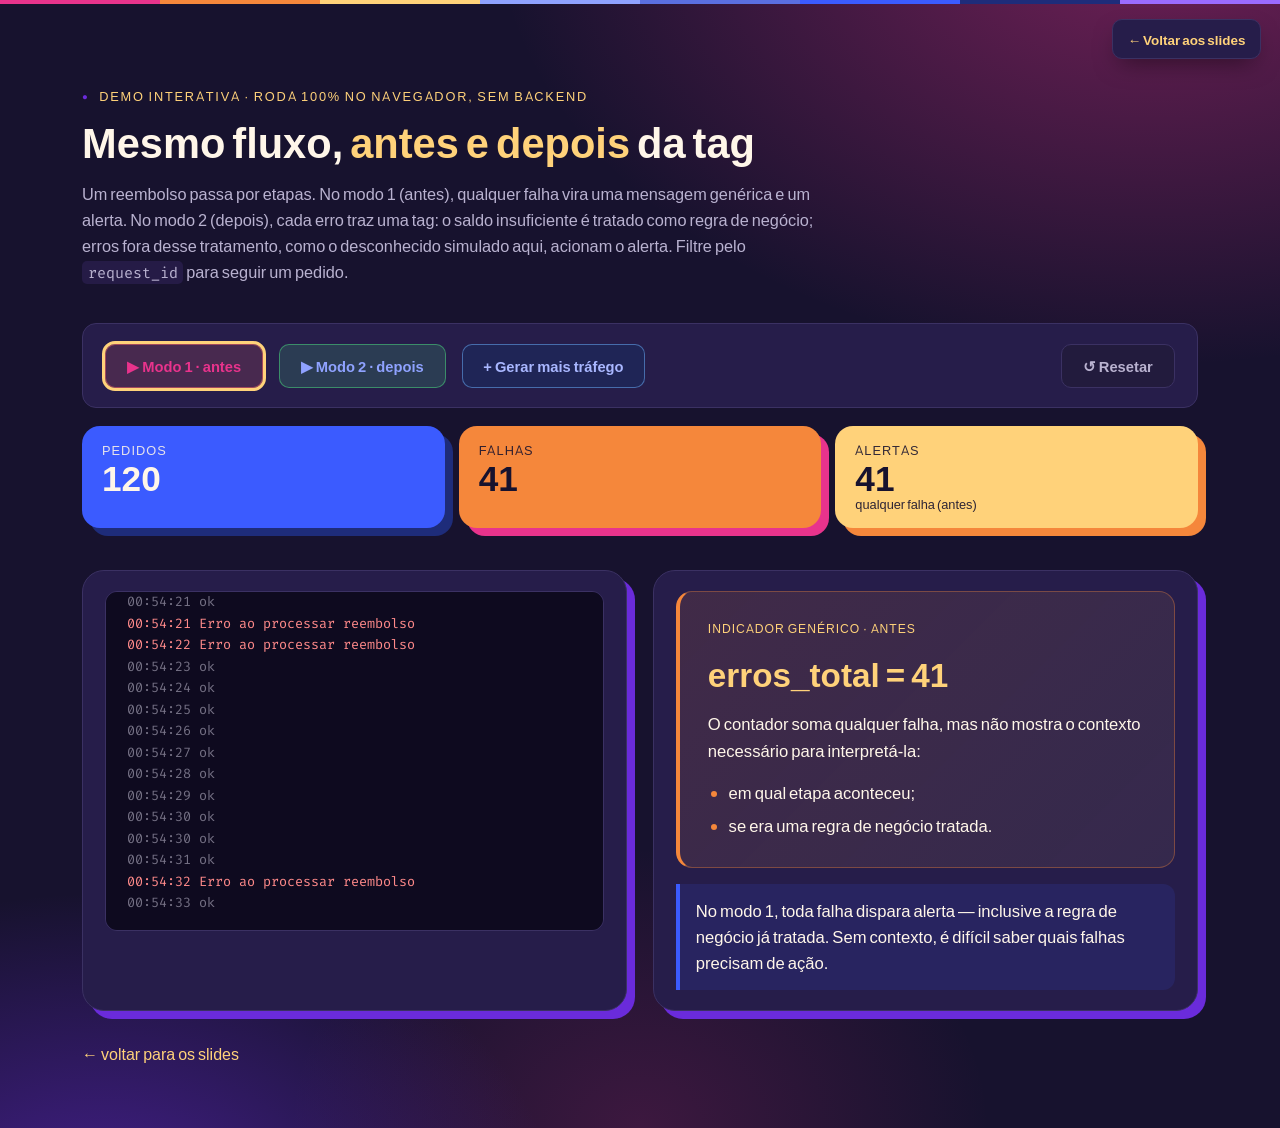
<file: demo.html>
<!doctype html>
<html lang="pt-BR">
  <head>
    <meta charset="UTF-8" />
    <meta name="viewport" content="width=device-width, initial-scale=1.0" />
    <title>Demo: logs e métricas · Código que fala · DevFest SP 2026</title>
    <link rel="preconnect" href="https://fonts.googleapis.com" />
    <link rel="preconnect" href="https://fonts.gstatic.com" crossorigin />
    <link
      href="https://fonts.googleapis.com/css2?family=Fira+Code:wght@400;500;600&family=Plus+Jakarta+Sans:wght@400;500;600;700;800&display=swap"
      rel="stylesheet"
    />

    <!--=============== FAVICON ===============-->
    <link rel="shortcut icon" href="img/favicon.png" type="image/x-icon" />
    <style>
      /* Fontes incorporadas (funcionam offline): Plus Jakarta Sans e Fira Code. */
      @font-face {
        font-family: 'Fira Code';
        font-style: normal;
        font-weight: 400 600;
        font-display: swap;
        src: url([data-uri])
          format('woff2');
      }
      @font-face {
        font-family: 'Plus Jakarta Sans';
        font-style: normal;
        font-weight: 400 800;
        font-display: swap;
        src: url([data-uri])
          format('woff2');
      }
      /* Fontes locais incorporadas: a demo funciona sem fontes instaladas ou rede. */

      :root {
        --bg: #17122e;
        --bg-raised: #221b3d;
        --bg-card: #261d4a;
        --violet: #6a2bdb;
        --violet-mid: #6a2bdb;
        --violet-deep: #2a1363;
        --violet-light: #e3d6ff;
        --lime: #ffd27a;
        --text: #fff6e9;
        --muted: #b9b2d0;
        --line: #3b3163;
        --red: #e8338c;
        --amber: #ffd27a;
        --green: #8fa2ff;
        --display: 'Plus Jakarta Sans', sans-serif;
        --body: 'Plus Jakarta Sans', sans-serif;
        --mono: 'Plus Jakarta Sans', sans-serif;
        --code: 'Fira Code', monospace;

        --tdc-red: #e8338c;
        --tdc-orange: #f5873b;
        --tdc-yellow: #ffd27a;
        --tdc-green: #8fa2ff;
        --tdc-darkgreen: #5a6fe0;
        --tdc-blue: #3b5bff;
        --tdc-blue-light: #a9b7ff;
        --tdc-darkblue: #1e2c7a;
        --tdc-violet: #9b6bff;
      }
      * {
        box-sizing: border-box;
        margin: 0;
        padding: 0;
      }
      body {
        background:
          radial-gradient(
            1100px 760px at 90% -8%,
            rgba(232, 51, 140, 0.45),
            transparent 60%
          ),
          radial-gradient(
            700px 500px at 8% 108%,
            rgba(106, 43, 219, 0.55),
            transparent 65%
          ),
          radial-gradient(
            500px 400px at 50% 100%,
            rgba(232, 51, 140, 0.18),
            transparent 70%
          ),
          var(--bg);
        color: var(--text);
        font-family: var(--body);
        -webkit-font-smoothing: antialiased;
        min-height: 100vh;
      }
      .tdc-stripe {
        position: fixed;
        top: 0;
        left: 0;
        right: 0;
        height: 4px;
        display: flex;
        z-index: 60;
      }
      .back-to-slides {
        position: fixed;
        top: 1.2rem;
        right: 1.2rem;
        z-index: 70;
        display: inline-flex;
        align-items: center;
        padding: 0.65rem 0.9rem;
        border-radius: 10px;
        background: var(--bg-card);
        border: 1px solid var(--line);
        color: var(--lime);
        font-family: var(--display);
        font-weight: 600;
        font-size: 0.84rem;
        text-decoration: none;
        box-shadow: 0 10px 24px -8px rgba(0, 0, 0, 0.5);
      }
      .back-to-slides:hover {
        border-color: var(--lime);
      }
      .tdc-stripe span {
        flex: 1;
      }
      .tdc-stripe span:nth-child(1) {
        background: var(--tdc-red);
      }
      .tdc-stripe span:nth-child(2) {
        background: var(--tdc-orange);
      }
      .tdc-stripe span:nth-child(3) {
        background: var(--tdc-yellow);
      }
      .tdc-stripe span:nth-child(4) {
        background: var(--tdc-green);
      }
      .tdc-stripe span:nth-child(5) {
        background: var(--tdc-darkgreen);
      }
      .tdc-stripe span:nth-child(6) {
        background: var(--tdc-blue);
      }
      .tdc-stripe span:nth-child(7) {
        background: var(--tdc-darkblue);
      }
      .tdc-stripe span:nth-child(8) {
        background: var(--tdc-violet);
      }

      .wrap {
        max-width: 1180px;
        margin: 0 auto;
        padding: 5.5rem 2rem 4rem;
        overflow-x: hidden;
      }

      header.top {
        margin-bottom: 2.4rem;
      }
      .eyebrow {
        font-family: var(--mono);
        font-size: 0.8rem;
        letter-spacing: 0.14em;
        text-transform: uppercase;
        color: var(--lime);
        margin-bottom: 0.9rem;
        display: flex;
        align-items: center;
        gap: 0.6rem;
      }
      .eyebrow::before {
        content: '●';
        font-size: 0.6rem;
        color: var(--violet);
      }
      h1 {
        font-family: var(--display);
        font-weight: 700;
        font-size: clamp(1.8rem, 3.4vw, 2.6rem);
        line-height: 1.15;
      }
      .sub {
        color: var(--muted);
        font-size: 1.02rem;
        margin-top: 0.9rem;
        max-width: 76ch;
        line-height: 1.6;
      }
      code {
        font-family: var(--code);
        background: rgba(139, 92, 246, 0.12);
        padding: 0.1rem 0.35rem;
        border-radius: 5px;
        font-size: 0.92em;
      }

      .controls {
        display: flex;
        flex-wrap: wrap;
        align-items: center;
        gap: 1rem;
        margin-top: 1.8rem;
        background: var(--bg-card);
        border: 1px solid var(--line);
        border-radius: 14px;
        padding: 1.2rem 1.4rem;
      }
      button {
        font-family: var(--display);
        font-weight: 600;
        font-size: 0.92rem;
        border: none;
        border-radius: 10px;
        padding: 0.75rem 1.3rem;
        cursor: pointer;
        transition:
          transform 0.15s ease,
          opacity 0.15s ease;
        display: inline-flex;
        align-items: center;
        gap: 0.5rem;
      }
      button:active {
        transform: scale(0.97);
      }
      button:disabled {
        opacity: 0.4;
        cursor: not-allowed;
      }
      .btn-bug {
        background: rgba(255, 107, 107, 0.16);
        color: var(--red);
        border: 1px solid rgba(255, 107, 107, 0.5);
      }
      .btn-fix {
        background: rgba(74, 222, 128, 0.16);
        color: var(--green);
        border: 1px solid rgba(74, 222, 128, 0.5);
      }
      .btn-fix-content {
        background: rgba(0, 78, 145, 0.18);
        color: var(--tdc-blue-light);
        border: 1px solid rgba(111, 179, 255, 0.5);
      }
      .btn-reset {
        background: var(--bg-raised);
        color: var(--muted);
        border: 1px solid var(--line);
        margin-left: auto;
      }

      .banner {
        margin-top: 1.4rem;
        padding: 0.9rem 1.2rem;
        border-radius: 12px;
        font-family: var(--mono);
        font-size: 0.9rem;
        border: 1px solid var(--line);
        background: var(--bg-raised);
        color: var(--muted);
        display: flex;
        align-items: center;
        gap: 0.6rem;
        min-height: 1.4rem;
      }
      .banner.bug {
        border-color: rgba(255, 107, 107, 0.5);
        background: rgba(255, 107, 107, 0.08);
        color: var(--red);
      }
      .banner.fix {
        border-color: rgba(74, 222, 128, 0.5);
        background: rgba(74, 222, 128, 0.08);
        color: var(--green);
      }

      section {
        margin-top: 2.6rem;
      }
      h2 {
        font-family: var(--display);
        font-weight: 600;
        font-size: 1.3rem;
        margin-bottom: 0;
      }

      .zip-diagram {
        display: flex;
        flex-wrap: wrap;
        gap: 0.9rem;
        align-items: stretch;
        justify-content: center;
        width: calc(4 * 150px + 3 * 0.9rem);
        flex-shrink: 0;
      }
      .src-box {
        width: 150px;
        background: var(--bg-card);
        border: 1px solid var(--line);
        border-radius: 12px;
        padding: 0.9rem 0.8rem;
        text-align: center;
        transition:
          border-color 0.3s,
          background 0.3s,
          opacity 0.3s;
        position: relative;
      }
      .src-box .name {
        font-family: var(--display);
        font-size: 0.82rem;
        font-weight: 600;
        margin-bottom: 0.6rem;
      }
      .src-box .status {
        font-family: var(--mono);
        font-size: 0.72rem;
        color: var(--muted);
        display: flex;
        align-items: center;
        justify-content: center;
        gap: 0.35rem;
      }
      .src-box .dot {
        width: 8px;
        height: 8px;
        border-radius: 50%;
        background: var(--line);
        transition: background 0.25s;
      }
      .src-box[data-state='loading'] .dot {
        background: var(--violet);
        animation: pulse 1s infinite;
      }
      .src-box[data-state='loading'] {
        border-color: rgba(139, 92, 246, 0.6);
        box-shadow: 0 0 0 1px rgba(139, 92, 246, 0.14);
        animation: source-loading 1.15s ease-in-out infinite;
      }
      .src-box[data-state='loading'] .status {
        color: var(--violet-light);
      }
      .src-box[data-state='done'] .dot {
        background: var(--green);
      }
      .src-box[data-state='fallback'] .dot {
        background: var(--amber);
      }
      .src-box[data-state='cancelled'] {
        border-color: rgba(255, 107, 107, 0.6);
        background: rgba(255, 107, 107, 0.08);
        opacity: 0.55;
      }
      .src-box[data-state='cancelled'] .dot {
        background: var(--red);
      }
      .src-box[data-state='done'] {
        border-color: rgba(74, 222, 128, 0.45);
      }
      .src-box[data-state='fallback'] {
        border-color: rgba(245, 201, 123, 0.5);
      }
      .src-box.rights {
        border-top: 3px solid var(--tdc-blue);
      }
      @keyframes pulse {
        0%,
        100% {
          opacity: 1;
        }
        50% {
          opacity: 0.35;
        }
      }
      @keyframes source-loading {
        0%,
        100% {
          transform: translateY(0);
          opacity: 0.72;
        }
        50% {
          transform: translateY(-3px);
          opacity: 1;
        }
      }

      .zip-node {
        width: 170px;
        display: flex;
        flex-direction: column;
        align-items: center;
        justify-content: center;
        background: linear-gradient(155deg, #e8338c, var(--violet-deep));
        border-radius: 14px;
        font-family: var(--mono);
        font-size: 0.85rem;
        color: #fff;
        padding: 1rem;
        text-align: center;
        box-shadow: 0 20px 40px -18px rgba(232, 51, 140, 0.6);
      }
      .zip-flow {
        display: flex;
        align-items: center;
        gap: 1.2rem;
        flex-wrap: wrap;
        justify-content: center;
      }
      .zip-arrow {
        font-size: 1.6rem;
        color: var(--violet);
        flex-shrink: 0;
      }
      .simulation-note {
        margin-top: 0.65rem;
        color: var(--muted);
        font-size: 0.84rem;
        line-height: 1.5;
        max-width: 75ch;
      }

      @media (max-width: 730px) {
        .zip-flow {
          flex-direction: column;
        }
        .zip-arrow {
          transform: rotate(90deg);
        }
      }

      .grid-2 {
        display: grid;
        grid-template-columns: minmax(0, 1fr) minmax(0, 1fr);
        gap: 1.6rem;
      }
      @media (max-width: 860px) {
        .grid-2 {
          grid-template-columns: minmax(0, 1fr);
        }
      }

      pre {
        background: #0e0a1f;
        border: 1px solid var(--line);
        border-radius: 12px;
        padding: 1.1rem 1.3rem;
        font-family: var(--code);
        font-size: 0.84rem;
        line-height: 1.6;
        overflow: auto;
        color: #f1edff;
        max-height: 340px;
      }
      .tok {
        color: var(--lime);
      }
      .str {
        color: var(--amber);
      }
      .com {
        color: #5f5c74;
        font-style: italic;
      }
      .kw {
        color: var(--violet);
      }

      .section-header {
        display: flex;
        align-items: center;
        gap: 1rem;
        margin-bottom: 1.1rem;
        flex-wrap: wrap;
        min-height: 32px;
      }
      .json-panel {
        display: flex;
        flex-direction: column;
      }
      .json-panel pre {
        white-space: pre-wrap;
        word-break: break-word;
        overflow-x: hidden;
      }
      .tag {
        font-family: var(--mono);
        font-size: 0.72rem;
        font-weight: 700;
        padding: 0.3rem 0.7rem;
        border-radius: 20px;
        letter-spacing: 0.05em;
        display: none;
        text-transform: uppercase;
      }
      .tag.show {
        display: inline-flex;
        align-items: center;
      }
      .tag.bug {
        background: rgba(255, 107, 107, 0.15);
        color: var(--red);
        border: 1px solid rgba(255, 107, 107, 0.4);
      }
      .tag.fix {
        background: rgba(74, 222, 128, 0.15);
        color: var(--green);
        border: 1px solid rgba(74, 222, 128, 0.4);
      }

      .code-cols {
        display: grid;
        grid-template-columns: minmax(0, 1fr) minmax(0, 1fr);
        gap: 1.4rem;
      }
      @media (max-width: 860px) {
        .code-cols {
          grid-template-columns: minmax(0, 1fr);
        }
      }
      .code-card {
        border-radius: 14px;
        border: 1px solid var(--line);
        background: var(--bg-card);
        padding: 1.1rem 1.2rem;
        transition:
          border-color 0.3s,
          box-shadow 0.3s;
        min-width: 0;
      }
      .code-card pre {
        white-space: pre-wrap;
        word-break: break-word;
        overflow-x: hidden;
      }
      .code-card h3 {
        font-family: var(--display);
        font-size: 0.95rem;
        margin-bottom: 0.7rem;
        display: flex;
        align-items: center;
        gap: 0.5rem;
      }
      .code-card.active-bug {
        border-color: rgba(255, 107, 107, 0.6);
        box-shadow: 0 0 0 1px rgba(255, 107, 107, 0.15);
      }
      .code-card.active-fix {
        border-color: rgba(74, 222, 128, 0.6);
        box-shadow: 0 0 0 1px rgba(74, 222, 128, 0.15);
      }

      .phone-stage {
        display: flex;
        justify-content: center;
      }
      .phone {
        width: 280px;
        background: #0b0b10;
        border: 1px solid var(--line);
        border-radius: 32px;
        padding: 10px;
        box-shadow: 0 30px 60px -20px rgba(0, 0, 0, 0.6);
      }
      .phone .screen {
        background: #f4f5f8;
        border-radius: 24px;
        min-height: 420px;
        position: relative;
        overflow: hidden;
        color: #1a1a2e;
      }
      .mp-statusbar {
        display: flex;
        justify-content: space-between;
        padding: 0.5rem 0.9rem 0.1rem;
        font-size: 0.62rem;
        font-weight: 700;
        color: #1a1a2e;
      }
      .mp-header {
        padding: 1rem 1rem 1.2rem;
        display: flex;
        align-items: center;
        gap: 0.7rem;
        color: #fff;
        background: linear-gradient(135deg, var(--tdc-green), #027a3a);
      }
      .mp-check {
        width: 32px;
        height: 32px;
        border-radius: 50%;
        background: rgba(255, 255, 255, 0.22);
        display: flex;
        align-items: center;
        justify-content: center;
        font-size: 1rem;
        flex-shrink: 0;
      }
      .mp-header strong {
        display: block;
        font-size: 0.85rem;
        font-family: var(--display);
      }
      .mp-header span {
        font-size: 0.66rem;
        opacity: 0.85;
      }
      .mp-body {
        padding: 0.85rem;
        display: flex;
        flex-direction: column;
        gap: 0.55rem;
      }
      .mp-card {
        background: #fff;
        border-radius: 12px;
        padding: 0.75rem 0.85rem;
        box-shadow: 0 1px 4px rgba(20, 20, 40, 0.08);
        opacity: 0;
        transform: translateY(6px);
        transition:
          opacity 0.5s ease,
          transform 0.5s ease;
        display: flex;
        gap: 0.65rem;
        align-items: flex-start;
      }
      .mp-card.show {
        opacity: 1;
        transform: translateY(0);
      }
      .mp-card .ic {
        font-size: 1.05rem;
        flex-shrink: 0;
        margin-top: 0.05rem;
      }
      .mp-card h4 {
        font-size: 0.76rem;
        margin-bottom: 0.15rem;
        color: #1a1a2e;
        font-family: var(--display);
      }
      .mp-card p {
        font-size: 0.66rem;
        color: #6b6b7d;
        line-height: 1.4;
      }
      .mp-card.notice {
        background: #ebf3ff;
        border: 1px solid #c7dcfb;
      }
      .mp-card.notice h4 {
        color: var(--tdc-blue);
      }
      .mp-cta {
        margin-top: 0.15rem;
        background: var(--tdc-orange);
        color: #fff;
        text-align: center;
        font-size: 0.72rem;
        font-family: var(--display);
        font-weight: 600;
        padding: 0.55rem;
        border-radius: 9px;
        opacity: 0;
        transition: opacity 0.35s ease;
      }
      .mp-cta.show {
        opacity: 1;
      }
      .screen-empty {
        display: flex;
        align-items: center;
        justify-content: center;
        flex-direction: column;
        gap: 0.6rem;
        color: #6b6b7d;
        font-family: var(--mono);
        font-size: 0.7rem;
        text-align: center;
        padding: 2.4rem 1.4rem;
      }
      .spinner {
        width: 26px;
        height: 26px;
        border-radius: 50%;
        border: 3px solid #dadce3;
        border-top-color: var(--red);
        animation: spin 1s linear infinite;
      }
      @keyframes spin {
        to {
          transform: rotate(360deg);
        }
      }

      @media (prefers-reduced-motion: reduce) {
        .src-box[data-state='loading'],
        .src-box[data-state='loading'] .dot,
        .spinner {
          animation: none;
        }
        .mp-card,
        .mp-cta {
          transition: none;
        }
      }

      footer {
        margin-top: 3rem;
        color: var(--muted);
        font-family: var(--mono);
        font-size: 0.78rem;
        text-align: center;
      }
      .foot {
        margin-top: 2rem;
      }
      a.back {
        color: var(--violet-light);
        text-decoration: none;
      }
      a.back:hover {
        text-decoration: underline;
      }

      @media (max-width: 700px) {
        .wrap {
          padding: 3.4rem 1.2rem 3rem;
        }
        .back-to-slides {
          top: 0.7rem;
          right: 0.7rem;
          padding: 0.45rem 0.6rem;
          font-size: 0.7rem;
          max-width: calc(100vw - 1.4rem);
          white-space: nowrap;
        }
        h1 {
          font-size: clamp(1.4rem, 7vw, 2rem);
        }
        .sub {
          font-size: 0.92rem;
        }
        .controls {
          padding: 1rem;
          gap: 0.7rem;
        }
        button {
          font-size: 0.8rem;
          padding: 0.65rem 1rem;
          flex: 1 1 auto;
          justify-content: center;
        }
        .btn-reset {
          margin-left: 0;
          flex: 1 1 100%;
        }
        .zip-flow {
          gap: 0.8rem;
        }
        .src-box {
          width: 118px;
          padding: 0.7rem 0.6rem;
        }
        .zip-diagram {
          width: calc(3 * 118px + 2 * 0.8rem);
        }
        .zip-node {
          width: 118px;
          font-size: 0.75rem;
          padding: 0.8rem;
        }
        .zip-arrow {
          font-size: 1.3rem;
        }
        section {
          margin-top: 2rem;
        }
        pre {
          font-size: 0.76rem;
          padding: 0.9rem 1rem;
        }
        .phone {
          width: min(240px, 74vw);
        }
        .phone .screen {
          min-height: 360px;
        }
      }

      @media (max-width: 420px) {
        .src-box {
          width: 100%;
        }
        .zip-diagram {
          width: 100%;
        }
      }

      /* DevFest 2026 · identidade visual aplicada ao modelo da demo */
      .kpi-row {
        display: grid;
        grid-template-columns: repeat(3, minmax(0, 1fr));
        gap: 14px;
        margin: 18px 0;
      }
      .kpi {
        min-width: 0;
        background: var(--kpi-bg);
        color: var(--kpi-ink);
        border-radius: 18px;
        padding: 16px 20px;
        box-shadow: 8px 8px 0 var(--kpi-shadow);
      }
      .kpi:nth-child(1) {
        --kpi-bg: var(--tdc-blue);
        --kpi-ink: var(--text);
        --kpi-shadow: var(--tdc-darkblue);
      }
      .kpi:nth-child(2) {
        --kpi-bg: var(--tdc-orange);
        --kpi-ink: var(--bg);
        --kpi-shadow: var(--tdc-red);
      }
      .kpi:nth-child(3) {
        --kpi-bg: var(--tdc-yellow);
        --kpi-ink: var(--bg);
        --kpi-shadow: var(--tdc-orange);
      }
      .kpi span {
        display: block;
        font-size: 0.8rem;
        text-transform: uppercase;
        letter-spacing: 0.08em;
        opacity: 0.88;
      }
      .kpi b {
        font-family: var(--display);
        font-size: 2.2rem;
        color: inherit;
        line-height: 1.1;
      }
      .panel {
        background: var(--bg-card);
        border: 1px solid var(--line);
        border-radius: 22px;
        padding: 20px 22px;
        box-shadow: 8px 8px 0 var(--violet);
      }
      .metrics-panel {
        display: flex;
        flex-direction: column;
      }
      .metrics-panel #metrics {
        display: flex;
        flex: 1;
        flex-direction: column;
        justify-content: center;
      }
      .metrics-panel .note {
        margin: 16px 0 0;
        padding: 14px 16px;
        background: rgba(59, 91, 255, 0.12);
        border-left: 4px solid var(--tdc-blue);
        border-radius: 0 12px 12px 0;
        font-size: clamp(1rem, 1.3vw, 1.125rem);
        line-height: 1.55;
      }
      .metric-summary {
        display: flex;
        flex-direction: column;
        justify-content: center;
        gap: 1rem;
        min-height: 250px;
        padding: clamp(18px, 2.4vw, 28px);
        background: linear-gradient(
          135deg,
          rgba(245, 135, 59, 0.13),
          rgba(255, 210, 122, 0.07)
        );
        border: 1px solid rgba(245, 135, 59, 0.35);
        border-left: 4px solid var(--tdc-orange);
        border-radius: 16px;
      }
      .metric-summary-label {
        color: var(--tdc-yellow);
        font-size: 0.76rem;
        letter-spacing: 0.08em;
        text-transform: uppercase;
      }
      .metric-summary strong {
        color: var(--tdc-yellow);
        font-family: var(--display);
        font-size: clamp(1.7rem, 2.6vw, 2.3rem);
        overflow-wrap: anywhere;
      }
      .metric-summary p,
      .metric-summary ul {
        font-size: clamp(1rem, 1.3vw, 1.125rem);
        line-height: 1.6;
      }
      .metric-summary ul {
        display: grid;
        gap: 0.35rem;
        padding-left: 1.3rem;
      }
      .metric-summary li::marker {
        color: var(--tdc-orange);
      }
      .panel .tag {
        font-family: var(--display);
        font-weight: 700;
        color: var(--lime);
        text-transform: uppercase;
        letter-spacing: 0.06em;
        margin-bottom: 10px;
      }
      .filter-row {
        display: flex;
        gap: 10px;
        align-items: center;
        margin-bottom: 10px;
      }
      .filter-row input {
        background: #17122e;
        color: var(--text);
        border: 1px solid var(--violet);
        border-radius: 12px;
        padding: 8px 12px;
        font: 600 14px var(--code);
        min-width: 220px;
      }
      #logs {
        height: 380px;
      }
      .mbars {
        display: grid;
        gap: 12px;
      }
      .mbar {
        display: grid;
        grid-template-columns: minmax(0, 1fr) auto;
        grid-template-areas:
          'label value'
          'track track'
          'detail detail';
        gap: 8px 14px;
        align-items: center;
        min-width: 0;
        padding: 14px 16px;
        border: 1px solid var(--line);
        border-radius: 14px;
        background: rgba(255, 246, 233, 0.04);
        font-size: 0.92rem;
      }
      .mbar-label {
        grid-area: label;
        font-weight: 700;
        overflow-wrap: anywhere;
      }
      .mbar-detail {
        grid-area: detail;
        color: var(--muted);
        font-size: 0.8rem;
        line-height: 1.4;
      }
      .mbar.hot {
        background: rgba(59, 91, 255, 0.1);
        border-color: rgba(59, 91, 255, 0.5);
      }
      .mtrack {
        grid-area: track;
        height: 16px;
        background: rgba(255, 246, 233, 0.1);
        border-radius: 999px;
        overflow: hidden;
      }
      .mfill {
        height: 100%;
        background: linear-gradient(90deg, var(--tdc-orange), var(--tdc-yellow));
        border-radius: 999px;
      }
      .mbar.hot .mfill {
        background: var(--tdc-blue);
      }
      .mbar b {
        grid-area: value;
        font-family: var(--display);
        color: var(--lime);
        text-align: right;
      }
      button.on {
        outline: 3px solid var(--lime);
      }
      @media (max-width: 860px) {
        .kpi-row {
          grid-template-columns: 1fr;
        }
        .mbar {
          gap: 0.4rem 0.75rem;
          padding: 12px;
        }
        .mbar-detail {
          font-size: 0.76rem;
        }
      }
      @media (max-width: 700px) {
        .panel {
          padding: 16px;
        }
        .metric-summary {
          min-height: 0;
          padding: 16px;
          gap: 0.8rem;
        }
        .metric-summary strong {
          font-size: 1.55rem;
        }
        #logs {
          height: min(42vh, 300px);
          white-space: pre-wrap;
          overflow-wrap: anywhere;
          overflow-x: hidden;
        }
        .filter-row {
          flex-wrap: wrap;
        }
        .filter-row input {
          flex: 1 1 100%;
          width: 100%;
          min-width: 0;
        }
      }
    </style>
  </head>
  <body>
    <div class="tdc-stripe">
      <span></span><span></span><span></span><span></span><span></span
      ><span></span><span></span><span></span>
    </div>
    <a
      class="back-to-slides"
      href="index.html#slide-demo"
      aria-label="Voltar para a apresentação"
      >← Voltar aos slides</a
    >

    <!-- A simulação usa dados fictícios e proporções didáticas: 30% de saldo insuficiente e 4% de erro fora da regra de negócio tratada. -->
    <div class="wrap">
      <header class="top">
        <div class="eyebrow">
          Demo interativa · roda 100% no navegador, sem backend
        </div>
        <h1>
          Mesmo fluxo, <span style="color: var(--lime)">antes e depois</span> da
          tag
        </h1>
        <p class="sub">
          Um reembolso passa por etapas. No modo 1 (antes), qualquer falha vira
          uma mensagem genérica e um alerta. No modo 2 (depois), cada erro traz
          uma tag: o saldo insuficiente é tratado como regra de negócio; erros
          fora desse tratamento, como o desconhecido simulado aqui, acionam o
          alerta. Filtre pelo <code>request_id</code> para seguir um pedido.
        </p>
      </header>

      <div class="controls">
        <button class="btn-bug" id="m1">▶ Modo 1 · antes</button>
        <button class="btn-fix" id="m2">▶ Modo 2 · depois</button>
        <button class="btn-fix-content" id="gen">+ Gerar mais tráfego</button>
        <button class="btn-reset" id="reset">↺ Resetar</button>
      </div>

      <div class="kpi-row">
        <div class="kpi"><span>Pedidos</span><b id="k-total">0</b></div>
        <div class="kpi"><span>Falhas</span><b id="k-err">0</b></div>
        <div class="kpi">
          <span>Alertas</span><b id="k-alert">0</b
          ><small
            id="k-alert-note"
            style="display: block; font-size: 0.8rem; opacity: 0.9"
          ></small>
        </div>
      </div>

      <section class="grid-2">
        <div class="panel">
          <div class="tag" id="logs-tag">Logs</div>
          <div class="filter-row" id="filter-row" style="display: none">
            <label for="rid">request_id:</label>
            <input id="rid" list="rids" placeholder="ex.: r-0042" />
            <datalist id="rids"></datalist>
          </div>
          <pre id="logs"></pre>
        </div>
        <div class="panel metrics-panel">
          <div class="tag" id="metrics-tag">Métricas</div>
          <div id="metrics"></div>
          <p class="note" id="note"></p>
        </div>
      </section>

      <p class="foot">
        <a class="back" href="index.html#slide-demo" style="color: var(--lime)"
          >← voltar para os slides</a
        >
      </p>
    </div>
    <script>
      ;(() => {
        const P_REGRA_TRATADA = 0.3
        const P_FORA_DA_REGRA = 0.04
        let modo = 1
        let pedidos = []
        let seq = 0

        function gerar(n) {
          for (let k = 0; k < n; k++) {
            seq++
            const r = Math.random()
            let errorType = null
            let businessRuleHandled = null
            let etapa = null
            if (r < P_REGRA_TRATADA) {
              errorType = 'insufficient_balance'
              businessRuleHandled = true
              etapa = 'validar_saldo'
            } else if (r < P_REGRA_TRATADA + P_FORA_DA_REGRA) {
              errorType = 'unknown_error'
              businessRuleHandled = false
              etapa = 'solicitar_reembolso'
            }
            const falha = errorType !== null
            const ms = falha
              ? 1800 + Math.round(Math.random() * 1400)
              : 80 + Math.round(Math.random() * 240)
            pedidos.push({
              id: 'r-' + String(seq).padStart(4, '0'),
              falha,
              errorType,
              businessRuleHandled,
              etapa,
              ms,
              ts: new Date(Date.now() - (n - k) * 900)
            })
          }
        }

        const hora = d => d.toTimeString().slice(0, 8)
        const esc = s =>
          String(s).replace(
            /[&<>"]/g,
            c => ({ '&': '&amp;', '<': '&lt;', '>': '&gt;', '"': '&quot;' })[c]
          )

        function renderLogs() {
          const filtro = document.getElementById('rid').value.trim()
          const linhas = []
          pedidos.forEach(p => {
            if (filtro && p.id !== filtro) return
            if (modo === 1) {
              linhas.push(
                p.falha
                  ? '<span style="color:#FF8A8A">' +
                      hora(p.ts) +
                      ' Erro ao processar reembolso</span>'
                  : '<span style="opacity:.45">' + hora(p.ts) + ' ok</span>'
              )
            } else if (p.falha && p.businessRuleHandled) {
              linhas.push(
                '<span style="color:#FFD27A">' +
                  hora(p.ts) +
                  ' level=warn request_id=' +
                  p.id +
                  ' step=' +
                  p.etapa +
                  ' error_type=' +
                  p.errorType +
                  ' business_rule_handled=true duration_ms=' +
                  p.ms +
                  '</span>'
              )
            } else if (p.falha) {
              linhas.push(
                '<span style="color:#FF8A8A">' +
                  hora(p.ts) +
                  ' level=error request_id=' +
                  p.id +
                  ' step=' +
                  p.etapa +
                  ' error_type=' +
                  p.errorType +
                  ' business_rule_handled=false duration_ms=' +
                  p.ms +
                  '</span>'
              )
            } else {
              linhas.push(
                '<span style="color:#A6F2C0">' +
                  hora(p.ts) +
                  ' level=info request_id=' +
                  p.id +
                  ' duration_ms=' +
                  p.ms +
                  '</span>'
              )
            }
          })
          const logs = document.getElementById('logs')
          logs.innerHTML =
            linhas.slice(-300).join('\n') ||
            '<span style="opacity:.45">Nada por aqui.</span>'
          logs.scrollTop = logs.scrollHeight
          if (modo === 2) {
            document.getElementById('rids').innerHTML = pedidos
              .filter(p => p.falha)
              .slice(-40)
              .map(p => '<option value="' + esc(p.id) + '">')
              .join('')
          }
        }

        function renderMetricas() {
          const total = pedidos.length
          const err = pedidos.filter(p => p.falha).length
          const regrasTratadas = pedidos.filter(
            p => p.falha && p.businessRuleHandled
          ).length
          const foraDaRegra = pedidos.filter(
            p => p.falha && !p.businessRuleHandled
          ).length
          document.getElementById('k-total').textContent = total
          document.getElementById('k-err').textContent = err
          document.getElementById('k-alert').textContent =
            modo === 1 ? err : foraDaRegra
          document.getElementById('k-alert-note').textContent =
            modo === 1 ? 'qualquer falha (antes)' : 'fora da regra (depois)'
          const area = document.getElementById('metrics')
          if (modo === 1) {
            area.innerHTML =
              '<div class="metric-summary">' +
              '<span class="metric-summary-label">Indicador genérico · antes</span>' +
              '<strong>erros_total = ' +
              err +
              '</strong>' +
              '<p>O contador soma qualquer falha, mas não mostra o contexto necessário para interpretá-la:</p>' +
              '<ul><li>em qual etapa aconteceu;</li><li>se era uma regra de negócio tratada.</li></ul>' +
              '</div>'
            document.getElementById('note').textContent =
              'No modo 1, toda falha dispara alerta — inclusive a regra de negócio já tratada. Sem contexto, é difícil saber quais falhas precisam de ação.'
          } else {
            const linhas = [
              {
                nome: 'validar_saldo · saldo insuficiente',
                descricao: 'Regra de negócio tratada · sem alerta',
                n: regrasTratadas,
                hot: false
              },
              {
                nome: 'solicitar_reembolso · erro desconhecido',
                descricao: 'Fora da regra tratada · alertar e investigar',
                n: foraDaRegra,
                hot: true
              }
            ]
            const max = Math.max(1, ...linhas.map(l => l.n))
            area.innerHTML =
              '<div class="mbars">' +
              linhas
                .map(
                  l =>
                    '<div class="mbar ' +
                    (l.hot && l.n > 0 ? 'hot' : '') +
                    '"><span class="mbar-label">' +
                    l.nome +
                    '</span><b>' +
                    l.n +
                    '</b><div class="mtrack"><div class="mfill" style="width:' +
                    (l.n / max) * 100 +
                    '%"></div></div><span class="mbar-detail">' +
                    l.descricao +
                    '</span></div>'
                )
                .join('') +
              '</div>'
            document.getElementById('note').textContent =
              'O saldo insuficiente tem tratamento e não gera alerta. Falhas fora das regras de negócio tratadas, especialmente as desconhecidas, precisam de alerta e investigação.'
          }
        }

        function render() {
          renderLogs()
          renderMetricas()
          document.getElementById('filter-row').style.display =
            modo === 2 ? 'flex' : 'none'
          document.getElementById('logs-tag').textContent =
            modo === 1 ? 'Logs (antes: sem tag)' : 'Logs (depois: com tag)'
          document.getElementById('metrics-tag').textContent =
            modo === 1 ? 'Métrica genérica' : 'Métricas por etapa e tipo'
          document.getElementById('m1').classList.toggle('on', modo === 1)
          document.getElementById('m2').classList.toggle('on', modo === 2)
        }

        document.getElementById('m1').onclick = () => {
          modo = 1
          render()
        }
        document.getElementById('m2').onclick = () => {
          modo = 2
          render()
        }
        document.getElementById('gen').onclick = () => {
          gerar(40)
          render()
        }
        document.getElementById('reset').onclick = () => {
          modo = 1
          document.getElementById('rid').value = ''
          pedidos = []
          seq = 0
          gerar(120)
          render()
        }
        document.getElementById('rid').addEventListener('input', renderLogs)

        gerar(120)
        render()
      })()
    </script>
  </body>
</html>
</file>
